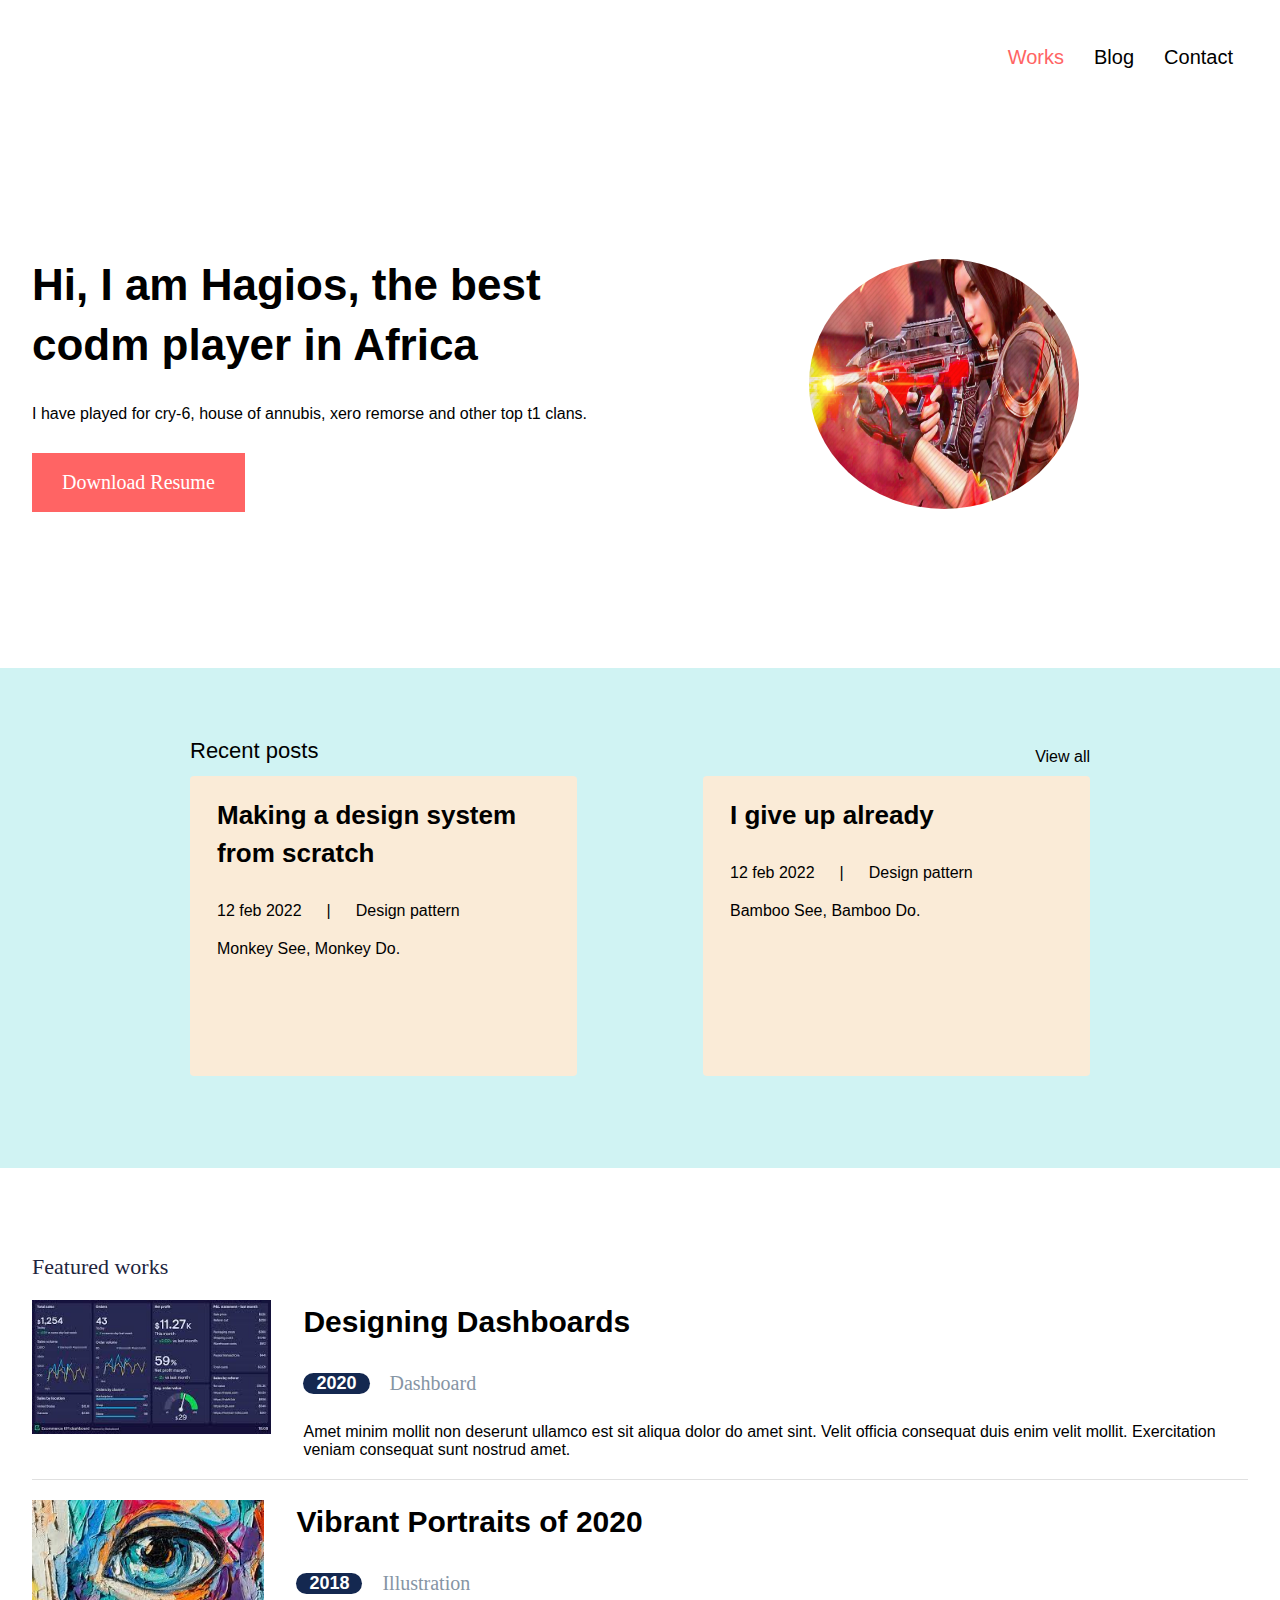
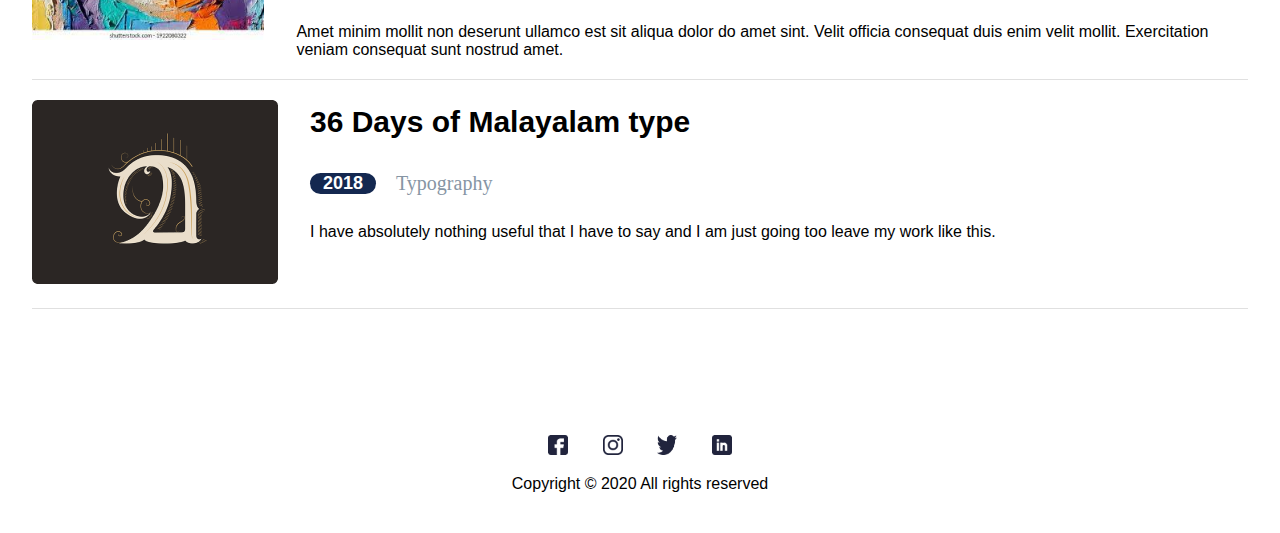
<file: index.html>
<!DOCTYPE html>
<html lang="en">
<head>
    <meta charset="UTF-8">
    <meta http-equiv="X-UA-Compatible" content="IE=edge">
    <meta name="viewport" content="width=device-width, initial-scale=1.0">
    <link rel="stylesheet" href="style.css">
    <title>Document</title>
</head>
<body>
    <header class="home-header container">
        <nav>
            <ul class="home-ul">
                <a href="#">
                    <li class="active">Works</li>
                </a>
                <a href="#blog">
                    <li>Blog</li>
                </a>
                <a href="#contact">
                    <li>Contact</li>
                </a>
            </ul>
        </nav>
    </header>
    <div class="hamburger-wrapper">
        <span class="hamburger">☰</span>
    </div>
    <section class="sect-one container">
        <div>
            <h1 class="banner-head">Hi, I am Hagios, the best codm player in Africa</h1>
            <p class="banner-p">I have played for cry-6, house of annubis, xero remorse and other top t1 clans.</p>
            <button id="banner-button">Download Resume</button>
        </div>
        <div>
            <img class="prof-img" src="./assets/peakpx.jpg" alt="profile">
        </div>
    </section>
    </section>
        </main>
        <section class="sect-two">
            <div class="sect-two_div">
                    <p>Recent posts</p>
                    <p>View all</p>
            </div>
                <div class="sect-two-wrapper">
                    <div>
                       <div>
                        <h3>Making a design system from scratch</h3>  
                        </div> 
                            <div class="sect-two-date">
                                <p>12 feb 2022</p>
                                <p> | </p>
                                <P>Design pattern</P>
                         </div>
                        <div>
                                <p>Monkey See, Monkey Do.</p>
                        </div>
                    </div>
                    <div>
                        <div>
                         <h3>I give up already</h3>  
                         </div> 
                             <div class="sect-two-date">
                                 <p>12 feb 2022</p>
                                 <p> | </p>
                                 <P>Design pattern</P>
                          </div>
                         <div>
                                 <p>Bamboo See, Bamboo Do.</p>
                         </div>
                     </div>
                    
                         
                </div>    
         </section>

         <section id="blog" class="sect-three container">
            <p>Featured works</p>
            <div>
                <div>
                    <img class="sect-three-img" src="./assets/dash.jpg" alt="dashboard">
                </div>
                <div>
                    <h5>Designing Dashboards</h5>
                    <div class="sect-three-date">
                        <p>2020</p>
                        <p>Dashboard</p>
                    </div>
                    <p>Amet minim mollit non deserunt ullamco est sit aliqua dolor do amet sint. Velit officia consequat
                        duis enim velit mollit. Exercitation veniam consequat sunt nostrud amet.</p>
                </div>
            </div>
            <div>
                <div>
                    <img class="sect-three-img" src="./assets/art.jpg" alt="girl">
                </div>
                <div>
                    <h5>Vibrant Portraits of 2020</h5>
                    <div class="sect-three-date">
                        <p>2018</p>
                        <p>Illustration</p>
                    </div>
                    <p>Amet minim mollit non deserunt ullamco est sit aliqua dolor do amet sint. Velit officia consequat
                        duis enim velit mollit. Exercitation veniam consequat sunt nostrud amet.</p>
                </div>
            </div>
    
            <div>
                <div>
                    <img class="sect-three-img" src="./assets/word2.jpg" alt="a">
                </div>
                <div>
                    <h5>36 Days of Malayalam type</h5>
                    <div class="sect-three-date">
                        <p>2018</p>
                        <p>Typography</p>
                    </div>
                    <p>I have absolutely nothing useful that I have to say and I am just going too leave my work like this.</p>
                </div>
            </div>
        </section>
        <footer id="contact" class="footer">
            <ul>
                <a href="https://web.facebook.com" target="_blank"><img class="footer-icons" src="./assets/fb.png" alt="facebook-icon"></a>
                <a href="https://www.instagram.com/" target="_blank"><img class="footer-icons" src="./assets/insta.png" alt="instagram-icon"></a>
                <a href="https://twitter.com" target="_blank"><img class="footer-icons" src="./assets/twitter.png" alt="twitter-icon"></a>
                <a href="https://www.linkedin.com" target="_blank"><img class="footer-icons" src="./assets/Linkedin.png" alt="linkedin-icon"></a>
            </ul>
    
            <p>Copyright © 2020 All rights reserved </p>
        </footer>

            </div>
         </div>
        </section>
        </body>
    
</body>
</html>
</file>
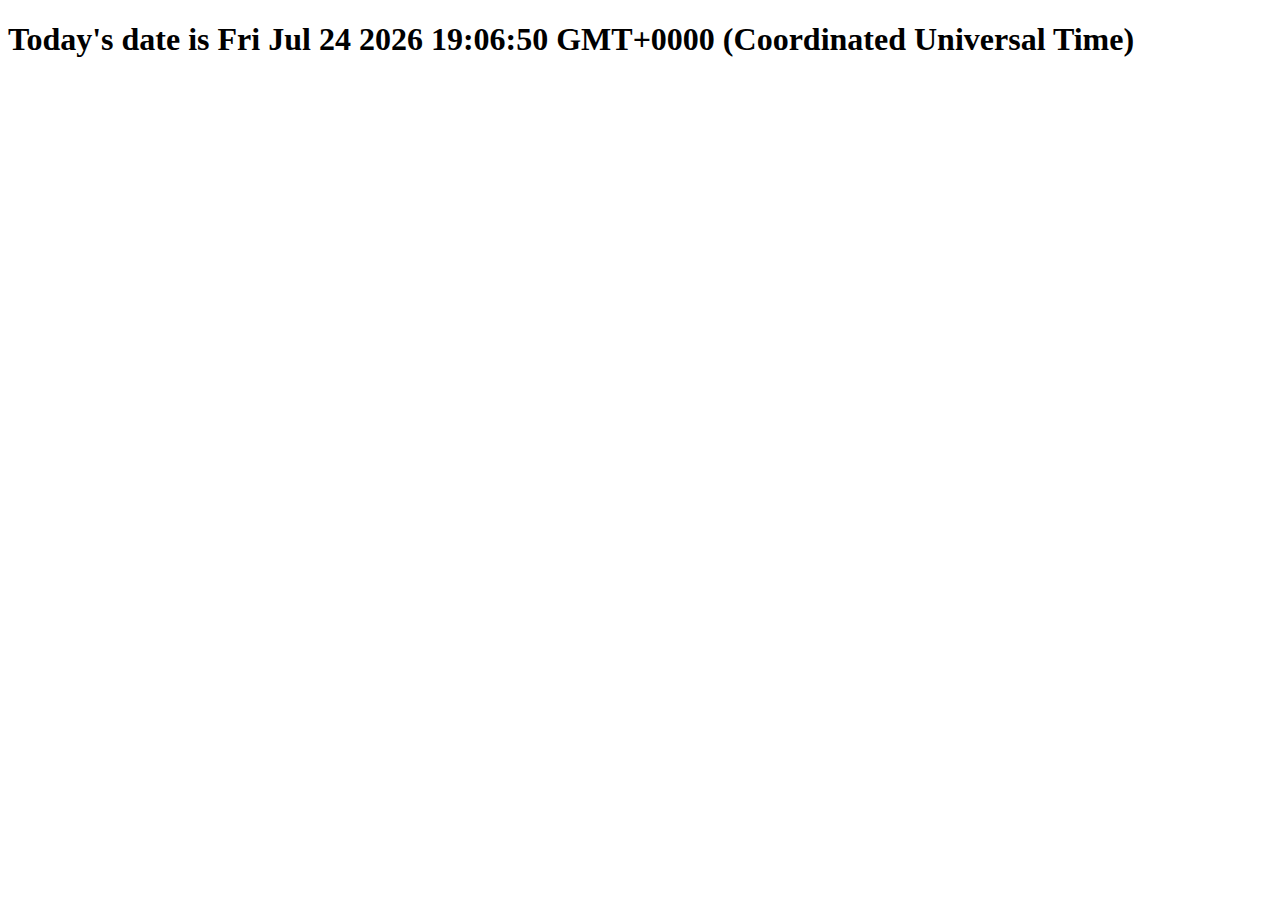
<file: NEW STUFF/index.html>
<!DOCTYPE html>
<html lang="en">
<head>
    <meta charset="UTF-8">
    <meta http-equiv="X-UA-Compatible" content="IE=edge">
    <meta name="viewport" content="width=device-width, initial-scale=1.0">
    <title>NEW STUFF</title>
 
</head>
<body>
    <script>
        let d = new Date();
        document.body.innerHTML="<h1>Today's date is " + d + "</h>"
    </script>
</body>
</html>
</file>
<file: style.css>
html{
    scroll-behavior: smooth;
}
body {
    margin: 0;
    font-family: -apple-system, BlinkMacSystemFont, 'Segoe UI', 'Roboto', 'Oxygen',
        'Ubuntu', 'Cantarell', 'Fira Sans', 'Droid Sans', 'Helvetica Neue',
        sans-serif;
    font-size: 16px;
    font-family: 'Heebo', sans-serif;
    scroll-behavior: smooth;
}

body * {
    transition: all 0.3s ease-in-out;
    box-sizing: border-box;
    margin: 0;
    padding: 0;
}

.container {
    width: 100%;
    max-width: 1400px;
    margin-inline: auto;
    margin-block: 1rem;
    padding-inline: 2rem;
}

#banner-button {
    cursor: pointer;
}

#banner-button:hover {
    background-color: #ff6464ba;
}

.hamburger {
    display: none;
}

.home-header {
    display: flex;
    justify-content: end;
    align-items: center;
    padding-block: 30px;
}

.home-ul {
    display: flex;
}

.active {
    color: #FF6464 !important;
}

.home-ul>a {
    display: inline;
    padding: 0 15px;
    font-size: 1.25rem;
    font-weight: 500;
    font-style: normal;
    color: #000000;
    list-style: none;
    text-decoration: none;
}

.sect-one {
    background-color: rgb(255, 255, 255);
    display: flex;
    justify-content: space-between;
    /* padding: 70px 190px; */
    padding-block: 70px;
}

.sect-one>div:nth-child(1) {
    width: 50%;
    padding: 70px 0;
}

.sect-one>div:nth-child(2) {
    width: 50%;
    display: flex;
    justify-content: center;
    align-items: center;
}

.banner-head {
    font-size: 44px;
    font-weight: 700;
    line-height: 60px;
    margin: 0;
}

.sect-one div>p {
    margin: 30px 0;
}

.sect-one div>button {
    background: #FF6464;
    border-style: none;
    padding: 15px 30px;
    color: #fff;
    font-family: Heebo;
    font-size: 20px;
    font-weight: 500;
    line-height: 29px;
}

.prof-img {
    width: 270px;
    height: 250px;
    border-radius: 100%;
}

.sect-two{
    background-color: rgb(208, 243, 243);
    padding: 70px 190px;
    height: 500px;
}
.sect-two_div{
    display: flex;
    justify-content: space-between;
}
.sect-two-wrapper{
    display: flex;
    justify-content: space-between;
}
.sect-two-wrapper > div:nth-child(1){
    background-color: antiquewhite;
    width: 43%;
    padding: 20px 27px;
    border-radius: 4px;
    height: 300px;

}
.sect-two-wrapper > div:nth-child(2){
    background-color: antiquewhite;
    width: 43%;
    padding: 20px 27px;
    border-radius: 4px;
}
.sect-two-date p{ 
   margin: 0%;
}
.sect-two-date p:nth-child(even){
    padding: 0px 25px;
}

.sect-two-date{
    display: flex;
    padding-bottom: 20px;
    padding-top: 30px;
}
.sect-two_div p:nth-child(2){
    font-style: normal;
    font-weight: 400;
    font-size: 16px;
    line-height: 38px;
    margin: 0%;
}
.sect-two_div p:nth-child(1){
    font-size: 22px;
}
.sect-two-wrapper h3{
    font-size: 26px;
    font-weight:700px;
    line-height: 38px;
    margin: 0%;
}
.sect-three {
    padding-block: 70px;
}

.sect-three>p {
    font-family: 'Heebo';
    font-style: normal;
    font-weight: 400;
    font-size: 22px;
    color: #21243D;
}

.sect-three>div {
    display: flex;
    justify-content: space-between;
    border-bottom: 1px solid #E0E0E0;
    padding: 20px 0;
}

.sect-three>div>div:nth-child(1) {
    width: auto;
}

.sect-three>div>div:nth-child(2) {
    margin-inline-start: 2rem;
    flex-grow: 1;
    width: auto;
}

.sect-three-date {
    display: flex;
    align-items: center;
    padding: 25px 0;
}

.sect-three>div h5 {
    font-size: 30px;
    font-weight: 700;
    line-height: 44px;
    margin: 0;
}

.sect-three>div p {
    margin: 0;
}

.sect-three-date>p:nth-child(1) {
    background: #142850;
    border-radius: 16px;
    color: #fff;
    font-size: 18px;
    font-weight: 900;
    padding: 0px 13px;
    margin-right: 20px;
}

.sect-three-date>p:nth-child(2) {
    font-family: 'Heebo';
    font-style: normal;
    font-weight: 400;
    font-size: 20px;
    line-height: 29px;
    color: #8695A4;
}
.sect-three-img{
    width: 100%;
}
.footer {
    display: flex;
    flex-direction: column;
    align-items: center;
    padding: 40px 0;
}

.footer-icons {
    margin: 0 15px;
    width: 20px;
    height: 20px;
}

.footer p {
    margin-top: 1rem;
}
</file>
